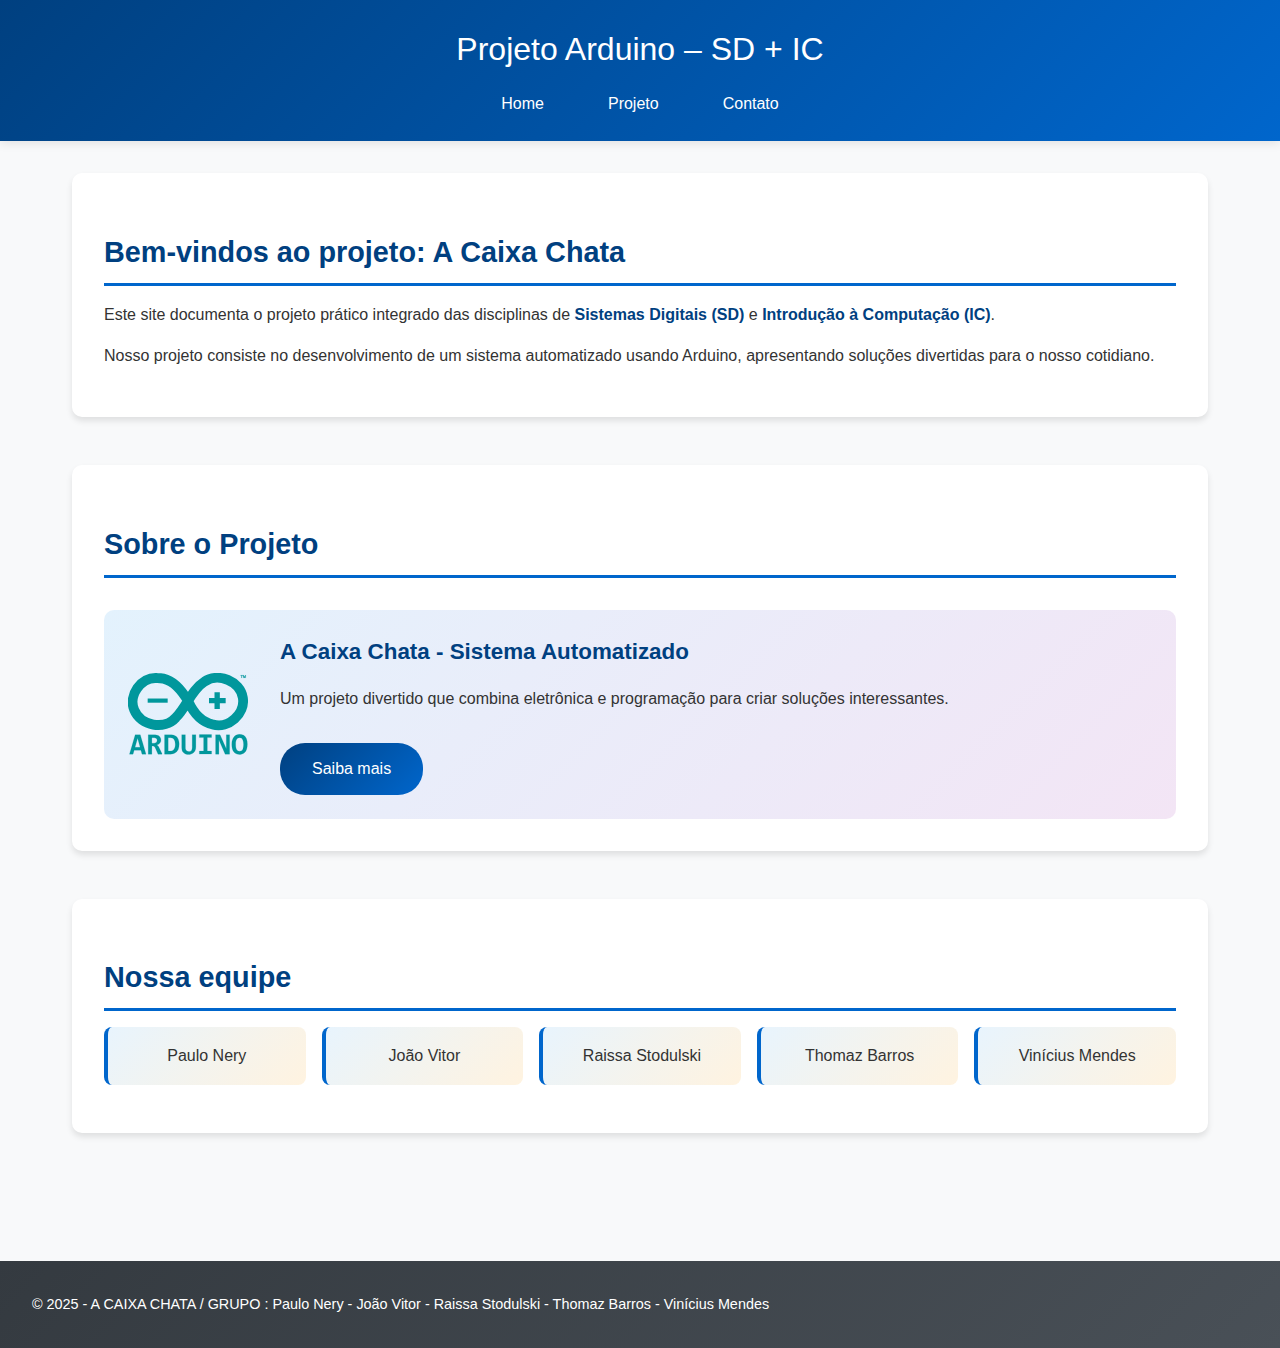
<file: index.html>
<!DOCTYPE html>
<html lang="pt-BR">

<head>
    <meta charset="UTF-8">
    <meta name="viewport" content="width=device-width, initial-scale=1.0">
    <title>Projeto SD + IC</title>
    <link rel="stylesheet" href="estilos/estilo.css">
</head>

<body>
    <header>
        <h1>Projeto Arduino – SD + IC</h1>
        <nav>
            <ul>
                <li><a href="index.html">Home</a></li>
                <li><a href="pages/projeto.html">Projeto</a></li>
                <li><a href="pages/contato.html">Contato</a></li>
            </ul>
        </nav>
    </header>
    <main>
        <section id="introducao">
            <h2>Bem-vindos ao projeto: A Caixa Chata</h2>
            <p>Este site documenta o projeto prático integrado das disciplinas de <strong>Sistemas Digitais (SD)</strong> e <strong>Introdução à Computação (IC)</strong>.</p>
            <p>Nosso projeto consiste no desenvolvimento de um sistema automatizado usando Arduino, apresentando soluções divertidas para o nosso cotidiano.</p>
        </section>
        
        <section id="destaque">
            <h2>Sobre o Projeto</h2>
            <div class="projeto-preview">
                <img src="imagens/Arduino_Logo.svg" alt="Logo do Arduino - plataforma de prototipagem eletrônica" class="arduino-logo">
                <div class="preview-content">
                    <h3>A Caixa Chata - Sistema Automatizado</h3>
                    <p>Um projeto divertido que combina eletrônica e programação para criar soluções interessantes.</p>
                    <a href="pages/projeto.html" class="btn-saiba-mais">Saiba mais</a>
                </div>
            </div>
        </section>
        
        <section id="equipe">
            <h2>Nossa equipe</h2>
            <ul class="lista-equipe">
                <li>Paulo Nery</li>
                <li>João Vitor</li>
                <li>Raissa Stodulski</li>
                <li>Thomaz Barros</li>
                <li>Vinícius Mendes</li>
            </ul>
        </section>
    </main>
    <footer>
        <p>&copy; 2025 - A CAIXA CHATA / GRUPO : Paulo Nery - João Vitor - Raissa Stodulski - Thomaz Barros - Vinícius
            Mendes
        </p>
    </footer>
</body>

</html>
</file>
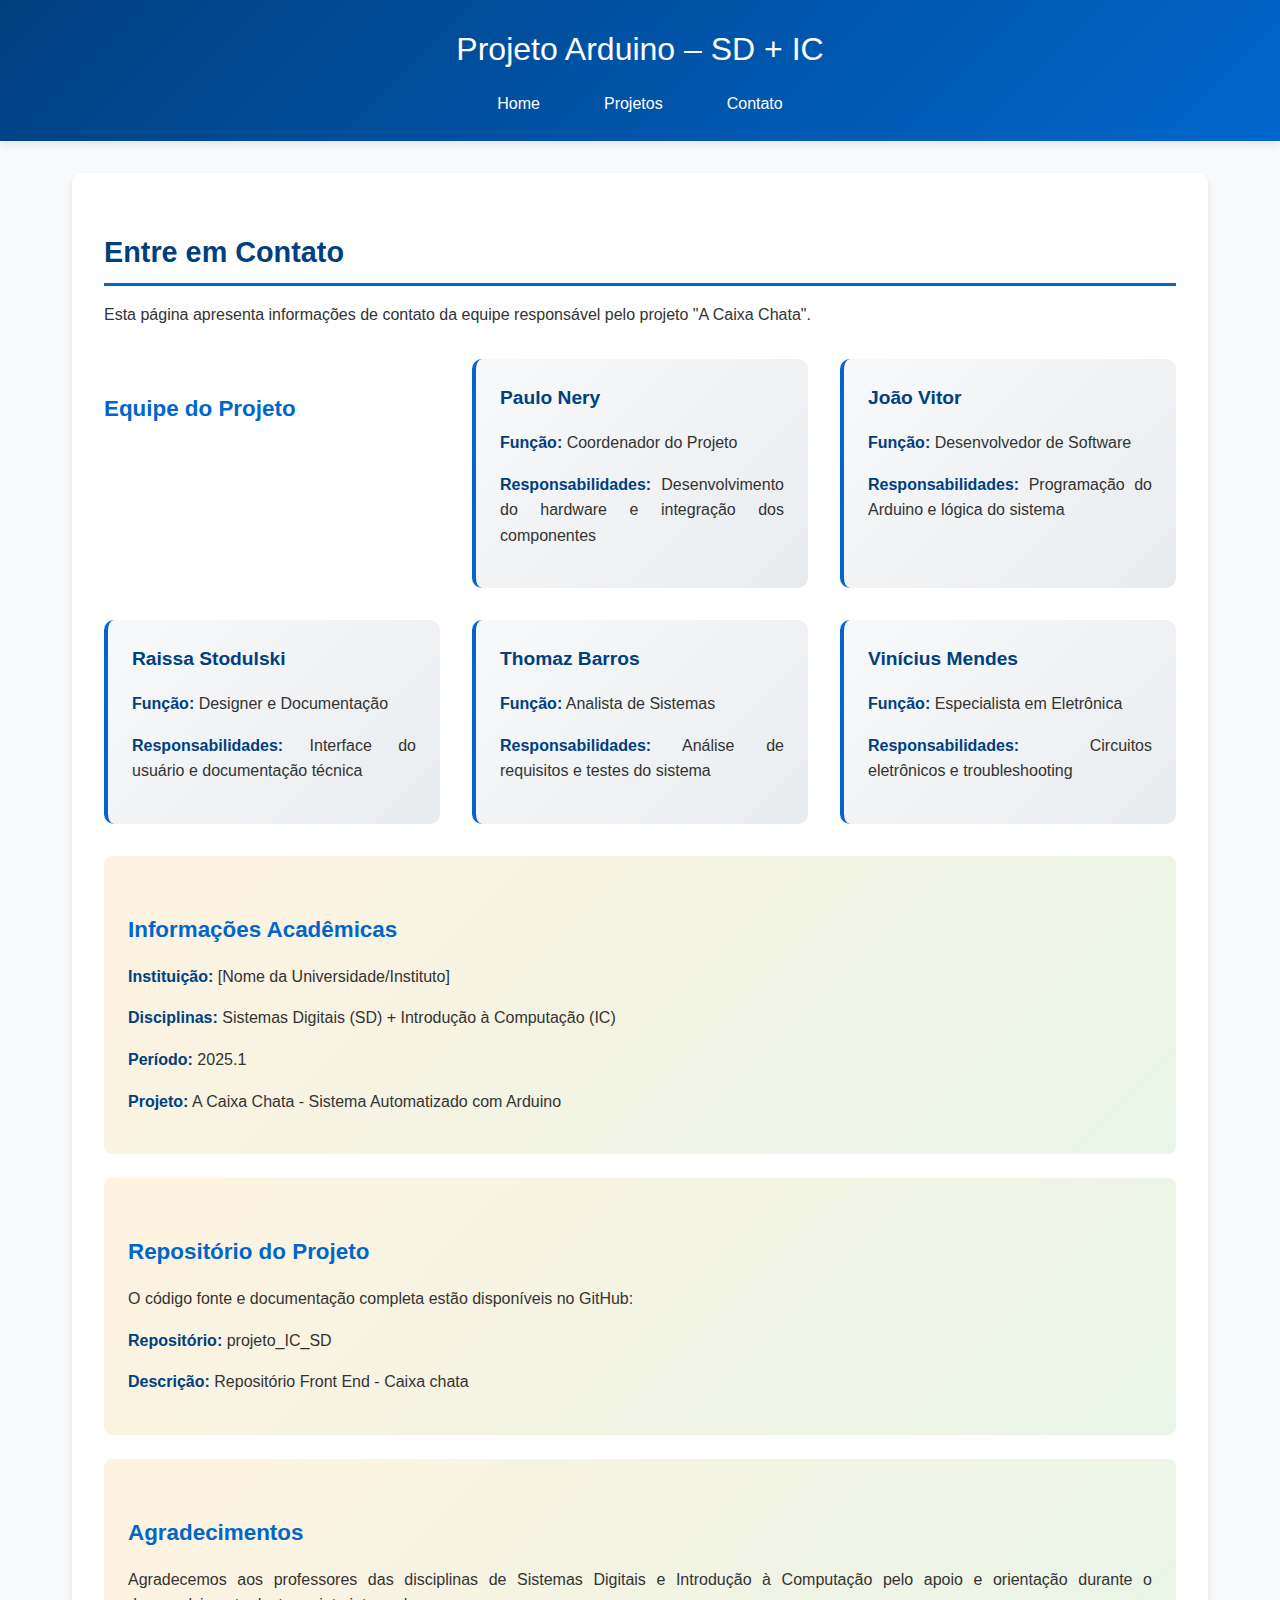
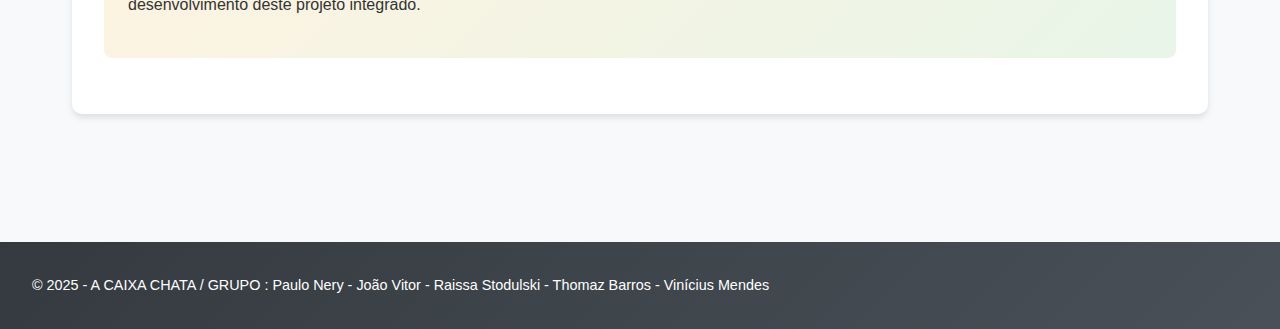
<file: Contato.html>
<head>
    <meta charset="UTF-8">
    <meta name="viewport" content="width=device-width, initial-scale=1.0">
    <title>Contato - A Caixa Chata</title>
    <link rel="stylesheet" href="../estilos/estilo.css">
</head>

<body>
    <header>
        <h1>Projeto Arduino – SD + IC</h1>
        <nav>
            <ul>
                <li><a href="../index.html">Home</a></li>
                <li><a href="projeto.html">Projetos</a></li>
                <li><a href="contato.html">Contato</a></li>
            </ul>
        </nav>
    </header>
    
    <main>
        <section id="contato">
            <h2>Entre em Contato</h2>
            <p>Esta página apresenta informações de contato da equipe responsável pelo projeto "A Caixa Chata".</p>
            
            <div class="equipe-contato">
                <h3>Equipe do Projeto</h3>
                
                <div class="membro">
                    <h4>Paulo Nery</h4>
                    <p><strong>Função:</strong> Coordenador do Projeto</p>
                    <p><strong>Responsabilidades:</strong> Desenvolvimento do hardware e integração dos componentes</p>
                </div>
                
                <div class="membro">
                    <h4>João Vitor</h4>
                    <p><strong>Função:</strong> Desenvolvedor de Software</p>
                    <p><strong>Responsabilidades:</strong> Programação do Arduino e lógica do sistema</p>
                </div>
                
                <div class="membro">
                    <h4>Raissa Stodulski</h4>
                    <p><strong>Função:</strong> Designer e Documentação</p>
                    <p><strong>Responsabilidades:</strong> Interface do usuário e documentação técnica</p>
                </div>
                
                <div class="membro">
                    <h4>Thomaz Barros</h4>
                    <p><strong>Função:</strong> Analista de Sistemas</p>
                    <p><strong>Responsabilidades:</strong> Análise de requisitos e testes do sistema</p>
                </div>
                
                <div class="membro">
                    <h4>Vinícius Mendes</h4>
                    <p><strong>Função:</strong> Especialista em Eletrônica</p>
                    <p><strong>Responsabilidades:</strong> Circuitos eletrônicos e troubleshooting</p>
                </div>
            </div>
            
            <div class="info-academica">
                <h3>Informações Acadêmicas</h3>
                <p><strong>Instituição:</strong> [Nome da Universidade/Instituto]</p>
                <p><strong>Disciplinas:</strong> Sistemas Digitais (SD) + Introdução à Computação (IC)</p>
                <p><strong>Período:</strong> 2025.1</p>
                <p><strong>Projeto:</strong> A Caixa Chata - Sistema Automatizado com Arduino</p>
            </div>
            
            <div class="repositorio">
                <h3>Repositório do Projeto</h3>
                <p>O código fonte e documentação completa estão disponíveis no GitHub:</p>
                <p><strong>Repositório:</strong> projeto_IC_SD</p>
                <p><strong>Descrição:</strong> Repositório Front End - Caixa chata</p>
            </div>
            
            <div class="agradecimentos">
                <h3>Agradecimentos</h3>
                <p>Agradecemos aos professores das disciplinas de Sistemas Digitais e Introdução à Computação pelo apoio e orientação durante o desenvolvimento deste projeto integrado.</p>
            </div>
        </section>
    </main>
    
    <footer>
        <p>&copy; 2025 - A CAIXA CHATA / GRUPO : Paulo Nery - João Vitor - Raissa Stodulski - Thomaz Barros - Vinícius Mendes</p>
    </footer>
</body>

</html>
</file>
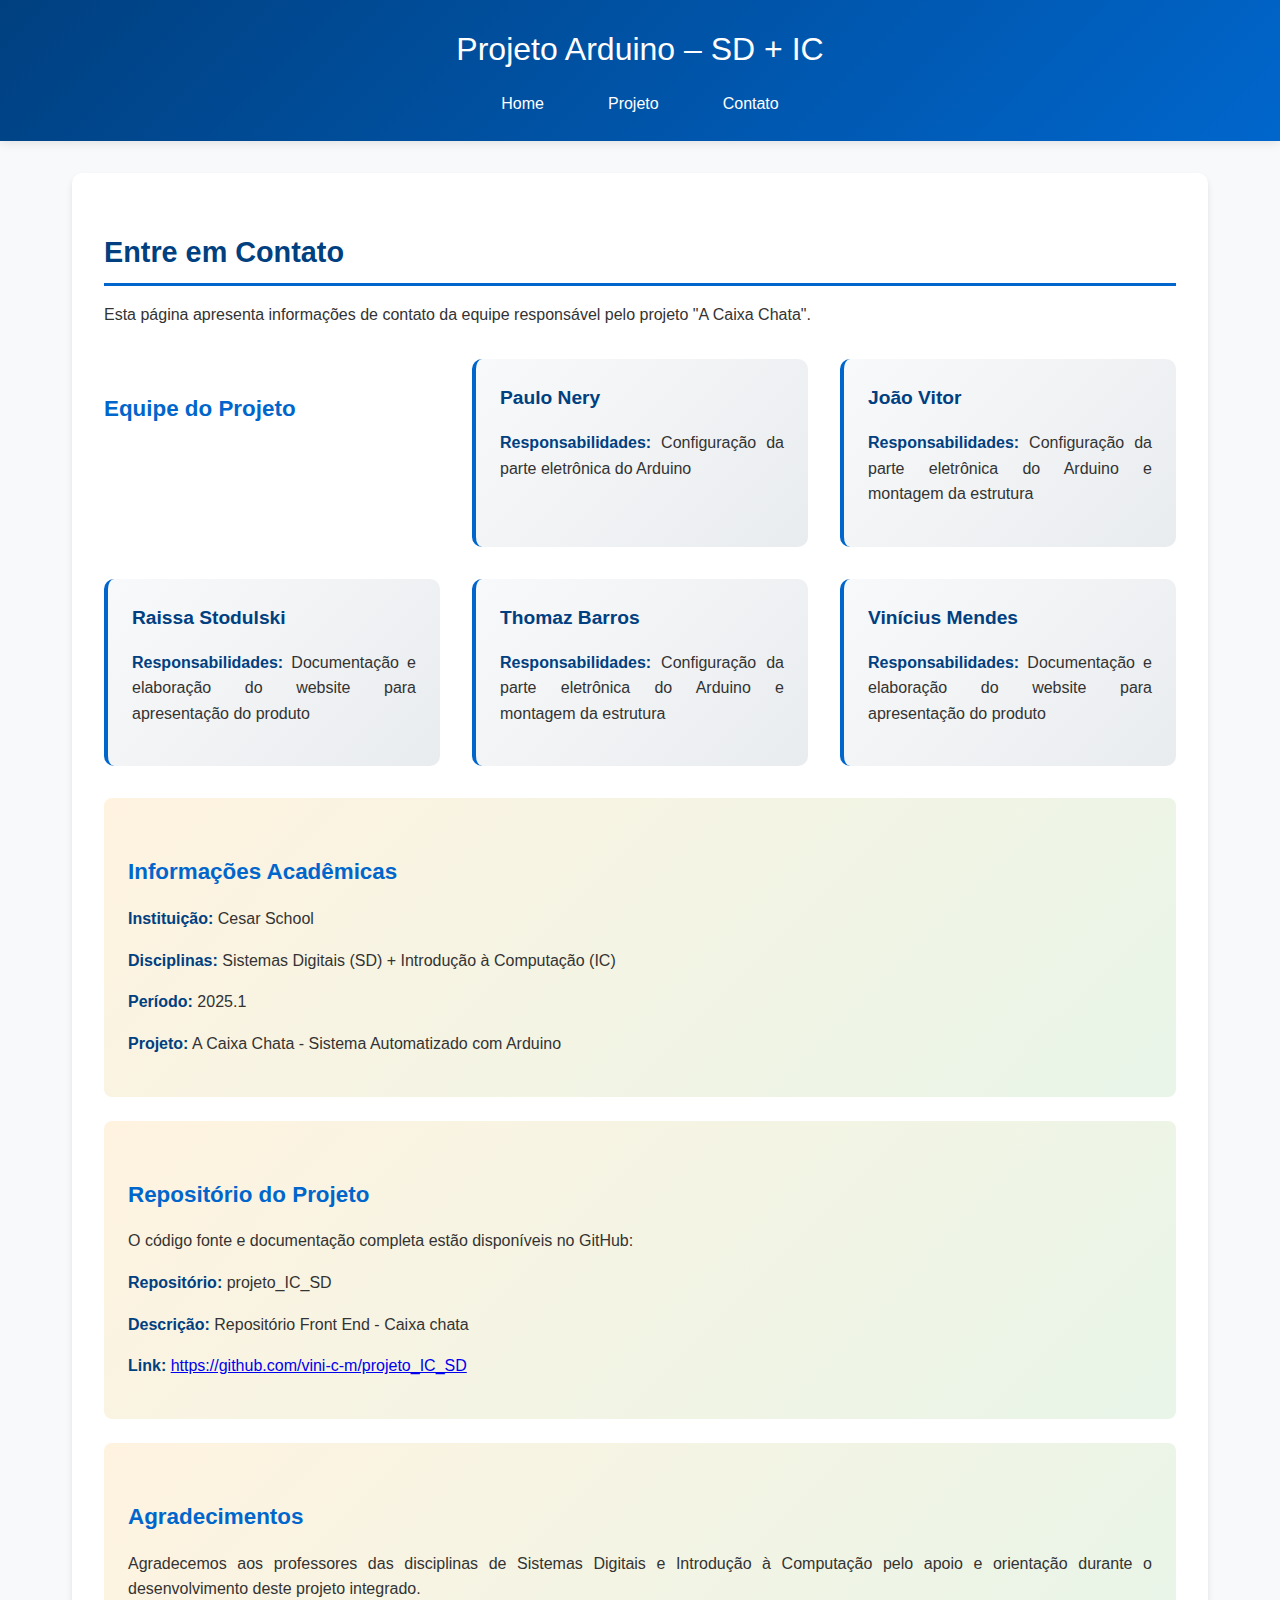
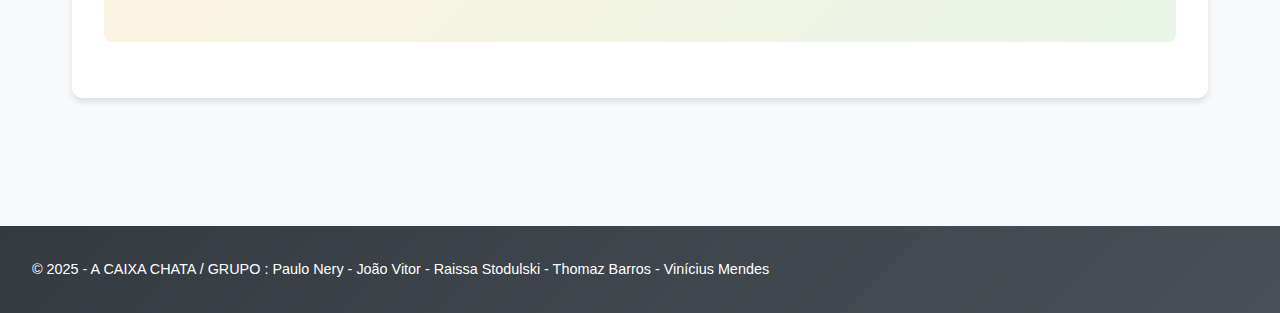
<file: pages/contato.html>
<!DOCTYPE html>
<html lang="pt-BR">
<head>
    <meta charset="UTF-8">
    <meta name="viewport" content="width=device-width, initial-scale=1.0">
    <title>Contato - A Caixa Chata</title>
    <link rel="stylesheet" href="../estilos/estilo.css">
</head>

<body>
    <header>
        <h1>Projeto Arduino – SD + IC</h1>
        <nav>
            <ul>
                <li><a href="../index.html">Home</a></li>
                <li><a href="projeto.html">Projeto</a></li>
                <li><a href="contato.html">Contato</a></li>
            </ul>
        </nav>
    </header>
    
    <main>
        <section id="contato">
            <h2>Entre em Contato</h2>
            <p>Esta página apresenta informações de contato da equipe responsável pelo projeto "A Caixa Chata".</p>
            
            <div class="equipe-contato">
                <h3>Equipe do Projeto</h3>
                
                <div class="membro">
                    <h4>Paulo Nery</h4>
                    <p><strong>Responsabilidades:</strong> Configuração da parte eletrônica do Arduino</p>
                </div>
                
                <div class="membro">
                    <h4>João Vitor</h4>
                    <p><strong>Responsabilidades:</strong> Configuração da parte eletrônica do Arduino e montagem da estrutura</p>
                </div>
                
                <div class="membro">
                    <h4>Raissa Stodulski</h4>
                    <p><strong>Responsabilidades:</strong> Documentação e elaboração do website para apresentação do produto</p>
                </div>
                
                <div class="membro">
                    <h4>Thomaz Barros</h4>
                    <p><strong>Responsabilidades:</strong> Configuração da parte eletrônica do Arduino e montagem da estrutura</p>
                </div>
                
                <div class="membro">
                    <h4>Vinícius Mendes</h4>
                    <p><strong>Responsabilidades:</strong> Documentação e elaboração do website para apresentação do produto</p>
                </div>
            </div>
            
            <div class="info-academica">
                <h3>Informações Acadêmicas</h3>
                <p><strong>Instituição:</strong> Cesar School</p>
                <p><strong>Disciplinas:</strong> Sistemas Digitais (SD) + Introdução à Computação (IC)</p>
                <p><strong>Período:</strong> 2025.1</p>
                <p><strong>Projeto:</strong> A Caixa Chata - Sistema Automatizado com Arduino</p>
            </div>
            
            <div class="repositorio">
                <h3>Repositório do Projeto</h3>
                <p>O código fonte e documentação completa estão disponíveis no GitHub:</p>
                <p><strong>Repositório:</strong> projeto_IC_SD</p>
                <p><strong>Descrição:</strong> Repositório Front End - Caixa chata</p>
                <p><strong>Link:</strong> <a href="https://github.com/vini-c-m/projeto_IC_SD" target="_blank" rel="noopener noreferrer">https://github.com/vini-c-m/projeto_IC_SD</a></p>
            </div>
            
            <div class="agradecimentos">
                <h3>Agradecimentos</h3>
                <p>Agradecemos aos professores das disciplinas de Sistemas Digitais e Introdução à Computação pelo apoio e orientação durante o desenvolvimento deste projeto integrado.</p>
            </div>
        </section>
    </main>
    
    <footer>
        <p>&copy; 2025 - A CAIXA CHATA / GRUPO : Paulo Nery - João Vitor - Raissa Stodulski - Thomaz Barros - Vinícius Mendes</p>
    </footer>
</body>

</html>
</file>
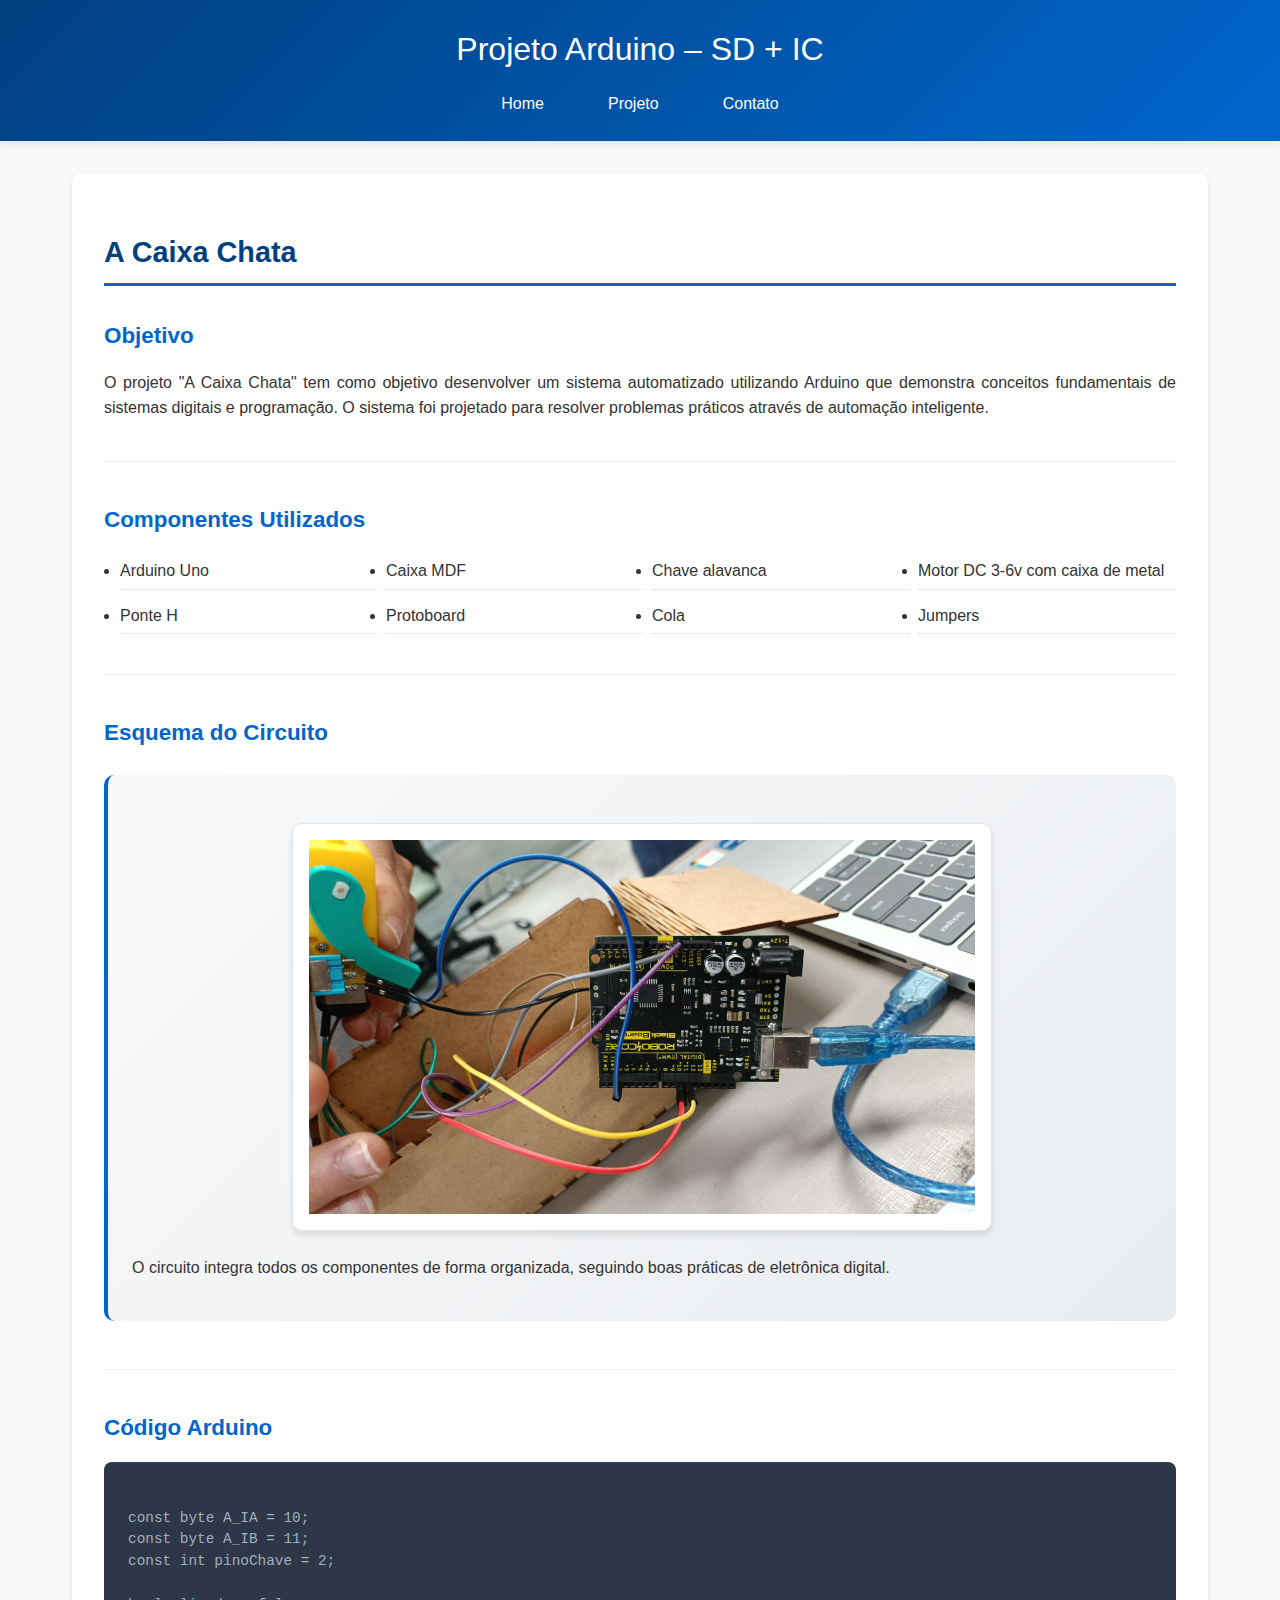
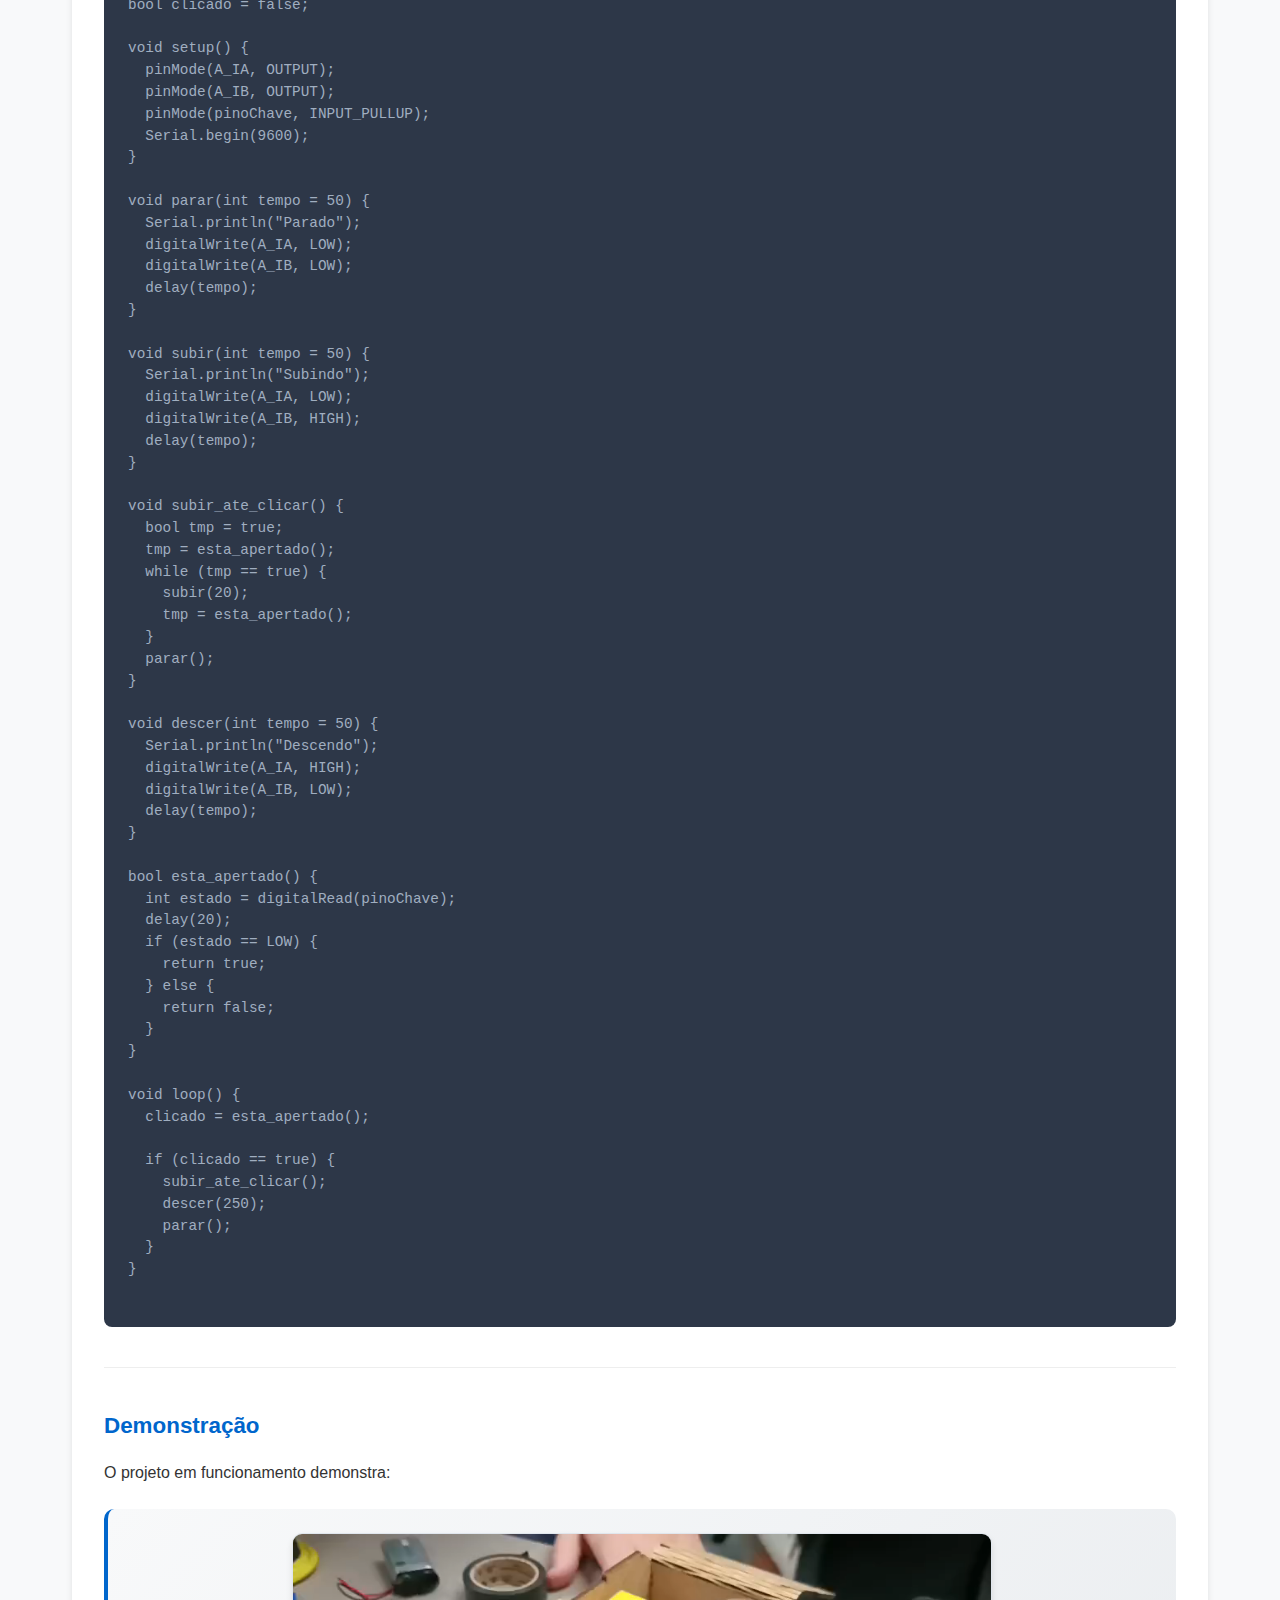
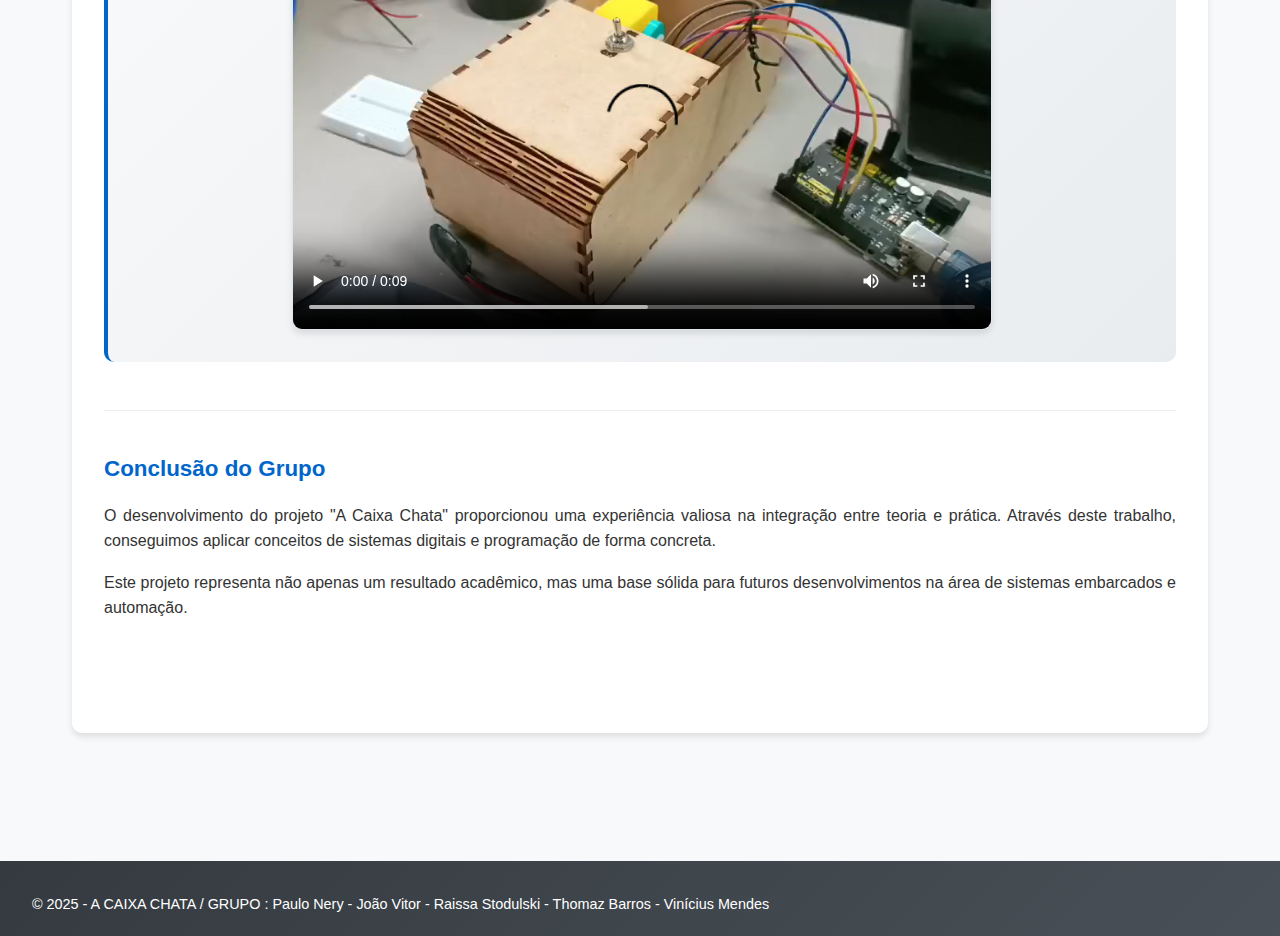
<file: pages/projeto.html>
<!DOCTYPE html>
<html lang="pt-BR">

<head>
    <meta charset="UTF-8">
    <meta name="viewport" content="width=device-width, initial-scale=1.0">
    <title>Projeto - A Caixa Chata</title>
    <link rel="stylesheet" href="../estilos/estilo.css">
</head>

<body>
    <header>
        <h1>Projeto Arduino – SD + IC</h1>
        <nav>
            <ul>
                <li><a href="../index.html">Home</a></li>
                <li><a href="projeto.html">Projeto</a></li>
                <li><a href="contato.html">Contato</a></li>
            </ul>
        </nav>
    </header>
    
    <main>
        <section id="projeto-detalhes">
            <h2>A Caixa Chata</h2>
            
            <div class="projeto-info">
                <h3>Objetivo</h3>
                <p>O projeto "A Caixa Chata" tem como objetivo desenvolver um sistema automatizado utilizando Arduino que demonstra conceitos fundamentais de sistemas digitais e programação. O sistema foi projetado para resolver problemas práticos através de automação inteligente.</p>
            </div>
            
            <div class="projeto-info">
                <h3>Componentes Utilizados</h3>
                <ul class="lista-componentes">
                    <li>Arduino Uno</li>
                    <li>Caixa MDF</li>
                    <li>Chave alavanca</li>
                    <li>Motor DC 3-6v com caixa de metal</li>
                    <li>Ponte H</li>
                    <li>Protoboard</li>
                    <li>Cola</li>
                    <li>Jumpers</li>
                </ul>
            </div>
            
            <div class="projeto-info">
                <h3>Esquema do Circuito</h3>
                <div class="circuito-placeholder">
                    <img src="../imagens/circuito.jpg" alt="Esquema do Circuito - A Caixa Chata" class="circuito-imagem">
                    <p>O circuito integra todos os componentes de forma organizada, seguindo boas práticas de eletrônica digital.</p>
                </div>
            </div>
            
            <div class="projeto-info">
                <h3>Código Arduino</h3>
                <div class="codigo-preview">
                    <pre><code>
const byte A_IA = 10;
const byte A_IB = 11;
const int pinoChave = 2;

bool clicado = false;

void setup() {
  pinMode(A_IA, OUTPUT);
  pinMode(A_IB, OUTPUT);
  pinMode(pinoChave, INPUT_PULLUP);
  Serial.begin(9600);
}

void parar(int tempo = 50) {
  Serial.println("Parado");
  digitalWrite(A_IA, LOW);
  digitalWrite(A_IB, LOW);
  delay(tempo);
}

void subir(int tempo = 50) {
  Serial.println("Subindo");
  digitalWrite(A_IA, LOW);
  digitalWrite(A_IB, HIGH);
  delay(tempo);
}

void subir_ate_clicar() {
  bool tmp = true;
  tmp = esta_apertado();
  while (tmp == true) {
    subir(20);
    tmp = esta_apertado();
  }
  parar();
}

void descer(int tempo = 50) {
  Serial.println("Descendo");
  digitalWrite(A_IA, HIGH);
  digitalWrite(A_IB, LOW);
  delay(tempo);
}

bool esta_apertado() {
  int estado = digitalRead(pinoChave);
  delay(20);
  if (estado == LOW) {
    return true;
  } else {
    return false;
  }
}

void loop() {
  clicado = esta_apertado();

  if (clicado == true) {
    subir_ate_clicar();
    descer(250);
    parar();
  }
}
                    </code></pre>
                </div>
            </div>
            
            <div class="projeto-info">
                <h3>Demonstração</h3>
                <div class="demo-section">
                    <p>O projeto em funcionamento demonstra:</p>
                    <div class="demo-video">
                        <video controls class="video-demonstracao">
                            <source src="../imagens/video2.mp4" type="video/mp4">
                            Seu navegador não suporta a reprodução de vídeo.
                        </video>
                    </div>
                </div>
            </div>
            
            <div class="projeto-info">
                <h3>Conclusão do Grupo</h3>
                <p>O desenvolvimento do projeto "A Caixa Chata" proporcionou uma experiência valiosa na integração entre teoria e prática. Através deste trabalho, conseguimos aplicar conceitos de sistemas digitais e programação de forma concreta.</p>
                <p>Este projeto representa não apenas um resultado acadêmico, mas uma base sólida para futuros desenvolvimentos na área de sistemas embarcados e automação.</p>
            </div>
        </section>
    </main>
    
    <footer>
        <p>&copy; 2025 - A CAIXA CHATA / GRUPO : Paulo Nery - João Vitor - Raissa Stodulski - Thomaz Barros - Vinícius Mendes</p>
    </footer>
</body>

</html>
</file>
<file: estilos/estilo.css>
/* Reset básico e configurações gerais */
* {
  box-sizing: border-box;
}

body {
  font-family: 'Segoe UI', Tahoma, Geneva, Verdana, sans-serif;
  margin: 0;
  padding: 0;
  background-color: #f8f9fa;
  color: #333;
  line-height: 1.6;
}

/* Header e Navegação */
header {
  background: linear-gradient(135deg, #004080, #0066cc);
  color: white;
  padding: 1.5rem;
  text-align: center;
  box-shadow: 0 2px 10px rgba(0,0,0,0.1);
}

header h1 {
  margin: 0 0 1rem 0;
  font-size: 2rem;
  font-weight: 300;
}

nav ul {
  list-style: none;
  padding: 0;
  margin: 0;
  display: flex;
  justify-content: center;
  flex-wrap: wrap;
  gap: 2rem;
}

nav li {
  margin: 0;
}

nav a {
  color: white;
  text-decoration: none;
  font-weight: 500;
  padding: 0.5rem 1rem;
  border-radius: 5px;
  transition: background-color 0.3s ease, transform 0.2s ease;
}

nav a:hover, nav a:focus {
  background-color: rgba(255,255,255,0.2);
  transform: translateY(-2px);
  outline: none;
}

/* Main Content */
main {
  padding: 2rem;
  max-width: 1200px;
  margin: 0 auto;
}

section {
  margin-bottom: 3rem;
  background: white;
  padding: 2rem;
  border-radius: 10px;
  box-shadow: 0 4px 6px rgba(0,0,0,0.1);
}

h2 {
  color: #004080;
  font-size: 1.8rem;
  margin-bottom: 1rem;
  border-bottom: 3px solid #0066cc;
  padding-bottom: 0.5rem;
}

h3 {
  color: #0066cc;
  font-size: 1.4rem;
  margin-top: 2rem;
  margin-bottom: 1rem;
}

h4 {
  color: #004080;
  font-size: 1.2rem;
  margin-top: 1.5rem;
  margin-bottom: 0.5rem;
}

p {
  margin-bottom: 1rem;
  text-align: justify;
}

/* Projeto Preview (Home) */
.projeto-preview {
  display: flex;
  align-items: center;
  gap: 2rem;
  margin-top: 2rem;
  padding: 1.5rem;
  background: linear-gradient(135deg, #e3f2fd, #f3e5f5);
  border-radius: 10px;
}

.arduino-logo {
  width: 120px;
  height: 120px;
  object-fit: contain;
  flex-shrink: 0;
}

.preview-content h3 {
  margin-top: 0;
  color: #004080;
}

.btn-saiba-mais {
  display: inline-block;
  background: linear-gradient(135deg, #004080, #0066cc);
  color: white;
  text-decoration: none;
  padding: 0.8rem 2rem;
  border-radius: 25px;
  font-weight: 500;
  transition: all 0.3s ease;
  margin-top: 1rem;
}

.btn-saiba-mais:hover, .btn-saiba-mais:focus {
  transform: translateY(-3px);
  box-shadow: 0 6px 15px rgba(0,64,128,0.3);
  outline: none;
}

/* Listas */
.lista-equipe {
  display: grid;
  grid-template-columns: repeat(auto-fit, minmax(200px, 1fr));
  gap: 1rem;
  list-style: none;
  padding: 0;
}

.lista-equipe li {
  background: linear-gradient(135deg, #e8f4fd, #fff3e0);
  padding: 1rem;
  border-radius: 8px;
  text-align: center;
  font-weight: 500;
  border-left: 4px solid #0066cc;
}

.lista-componentes {
  display: grid;
  grid-template-columns: repeat(auto-fit, minmax(250px, 1fr));
  gap: 0.5rem;
  padding-left: 1rem;
}

.lista-componentes li {
  padding: 0.3rem 0;
  border-bottom: 1px dotted #ddd;
}

/* Seções do projeto */
.projeto-info {
  margin-bottom: 2.5rem;
  padding-bottom: 1.5rem;
  border-bottom: 1px solid #eee;
}

.projeto-info:last-child {
  border-bottom: none;
}

/* Código */
.codigo-preview {
  background: #2d3748;
  border-radius: 8px;
  overflow-x: auto;
  margin: 1rem 0;
}

.codigo-preview pre {
  margin: 0;
  padding: 1.5rem;
}

.codigo-preview code {
  color: #a0aec0;
  font-family: 'Courier New', monospace;
  font-size: 0.9rem;
  line-height: 1.5;
}

/* Placeholders */
.circuito-placeholder, .demo-placeholder {
  background: #f7f7f7;
  border: 2px dashed #ddd;
  padding: 2rem;
  text-align: center;
  border-radius: 8px;
  margin: 1rem 0;
}

/* Vídeo de Demonstração */
.demo-video {
  background: linear-gradient(135deg, #f8f9fa, #e9ecef);
  padding: 1.5rem;
  border-radius: 10px;
  margin: 1.5rem 0;
  border-left: 4px solid #0066cc;
  text-align: center;
}

.video-demonstracao {
  width: 100%;
  max-width: 700px;
  height: auto;
  border-radius: 10px;
  box-shadow: 0 4px 6px rgba(0,0,0,0.1);
  border: 1px solid #e0e6ed;
  background: white;
  transition: all 0.3s ease;
}

.video-demonstracao:hover {
  transform: translateY(-2px);
  box-shadow: 0 6px 15px rgba(0,100,128,0.15);
}

/* Imagem do Circuito */
.circuito-imagem {
  width: 100%;
  max-width: 700px;
  height: auto;
  display: block;
  margin: 1.5rem auto;
  border-radius: 10px;
  box-shadow: 0 4px 6px rgba(0,0,0,0.1);
  border: 1px solid #e0e6ed;
  background: white;
  padding: 1rem;
  transition: all 0.3s ease;
}

.circuito-imagem:hover {
  transform: translateY(-2px);
  box-shadow: 0 6px 15px rgba(0,100,128,0.15);
}

.circuito-placeholder {
  background: linear-gradient(135deg, #f8f9fa, #e9ecef);
  border: none;
  padding: 1.5rem;
  text-align: center;
  border-radius: 10px;
  margin: 1.5rem 0;
  border-left: 4px solid #0066cc;
}

.demo-section ul {
  text-align: left;
  max-width: 400px;
  margin: 1rem auto;
}

/* Página de Contato */
.equipe-contato {
  display: grid;
  grid-template-columns: repeat(auto-fit, minmax(300px, 1fr));
  gap: 2rem;
  margin: 2rem 0;
}

.membro {
  background: linear-gradient(135deg, #f8f9fa, #e9ecef);
  padding: 1.5rem;
  border-radius: 10px;
  border-left: 4px solid #0066cc;
}

.membro h4 {
  margin-top: 0;
  color: #004080;
}

.info-academica, .repositorio, .agradecimentos {
  background: linear-gradient(135deg, #fff3e0, #e8f5e8);
  padding: 1.5rem;
  border-radius: 8px;
  margin: 1.5rem 0;
}

/* Footer */
footer {
  background: linear-gradient(135deg, #343a40, #495057);
  color: white;
  padding: 2rem;
  text-align: center;
  margin-top: 3rem;
}

footer p {
  margin: 0;
  font-size: 0.9rem;
}

/* Responsividade */
@media (max-width: 768px) {
  .circuito-imagem {
    max-width: 100%;
    margin: 1rem auto;
    padding: 0.8rem;
  }
  
  .video-demonstracao {
    max-width: 100%;
    border-radius: 8px;
  }
  
  .demo-video {
    padding: 1rem;
    margin: 1rem 0;
  }
  header h1 {
    font-size: 1.5rem;
  }
  
  nav ul {
    flex-direction: column;
    gap: 1rem;
  }
  
  main {
    padding: 1rem;
  }
  
  section {
    padding: 1.5rem;
  }
  
  .projeto-preview {
    flex-direction: column;
    text-align: center;
  }
  
  .arduino-logo {
    width: 80px;
    height: 80px;
  }
  
  .lista-equipe {
    grid-template-columns: 1fr;
  }
  
  .equipe-contato {
    grid-template-columns: 1fr;
  }
  
  h2 {
    font-size: 1.5rem;
  }
  
  h3 {
    font-size: 1.3rem;
  }
}

@media (max-width: 480px) {
  .circuito-imagem {
    max-width: 100%;
    margin: 1rem auto;
    padding: 0.6rem;
    border-radius: 8px;
  }
  
  .video-demonstracao {
    border-radius: 6px;
  }
  
  .demo-video {
    padding: 0.8rem;
    margin: 0.8rem 0;
  }
  
  header {
    padding: 1rem;
  }
  
  header h1 {
    font-size: 1.3rem;
  }
  
  main {
    padding: 0.5rem;
  }
  
  section {
    padding: 1rem;
  }
  
  .codigo-preview {
    font-size: 0.8rem;
  }
  
  .btn-saiba-mais {
    padding: 0.6rem 1.5rem;
    font-size: 0.9rem;
  }
}

/* Melhorias de acessibilidade */
@media (prefers-reduced-motion: reduce) {
  * {
    animation-duration: 0.01ms !important;
    animation-iteration-count: 1 !important;
    transition-duration: 0.01ms !important;
  }
}

/* Estados de foco para acessibilidade */
a:focus, button:focus {
  outline: 2px solid #0066cc;
  outline-offset: 2px;
}

/* Contraste melhorado para texto */
strong {
  color: #004080;
  font-weight: 600;
}

em {
  color: #666;
  font-style: italic;
}
</file>
